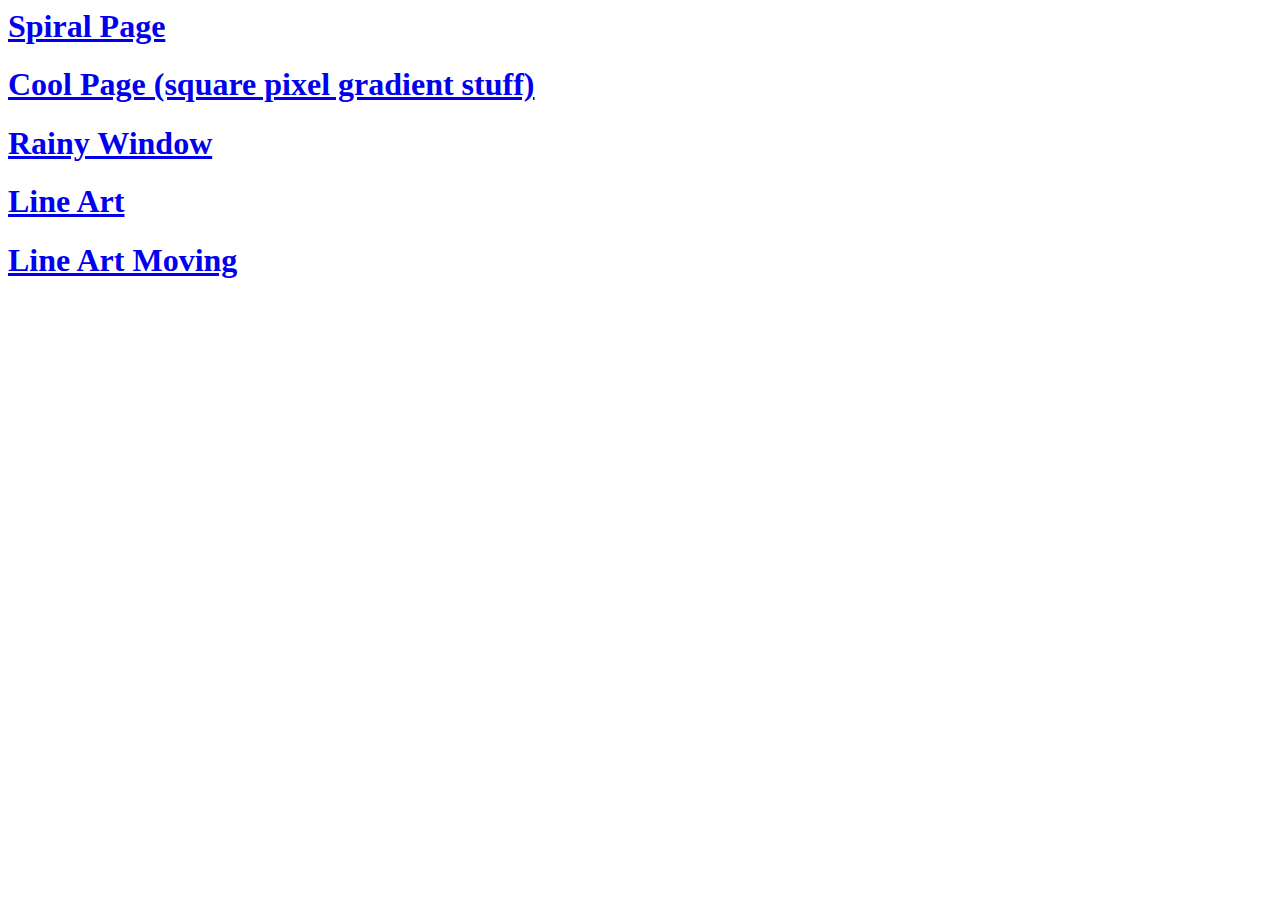
<file: index.html>
<html>

<body>
<a href='./SpiralPage/index.html'><h1>Spiral Page</h1></a>
<a href='./CoolPage/index.html'><h1>Cool Page (square pixel gradient stuff)</h1></a>
<a href='./RainyWindow/index.html'><h1>Rainy Window</h1></a>
<a href='./LineArt/index.html'><h1>Line Art</h1></a>
<a href='./LineArtMoving/index.html'><h1>Line Art Moving</h1></a>
<!--<a href='./spaghettiCode/spaghetti.html'><h1>Spaghetti Page (dumb meme)</h1></a>-->


</body>
</html>
</file>
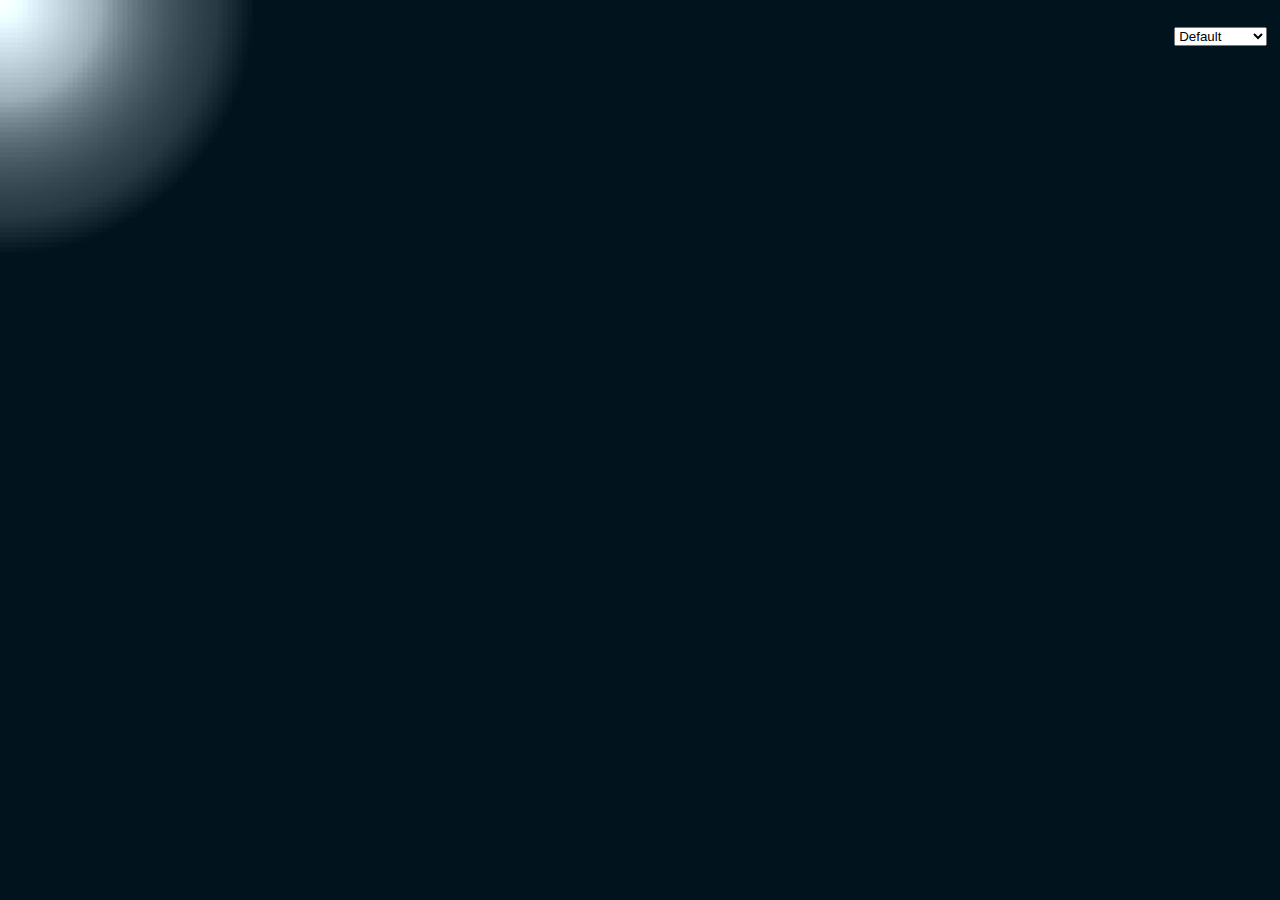
<file: CoolPage/index.html>
<html>
<head>	
<link rel="stylesheet" type="text/css" href="index.css">
</head>
<body onmousemove="updateCoords(event)">
<select class="selector" id="selector">
  <option value="default">Default</option>
  <option value="dark">Dark</option>
  <option value="3">MakePixely</option>
  <option value="4">ResetPixely</option>
</select>
<canvas id="canvas"></canvas>
</body>

<script src="index.js"></script>

</html>
</file>
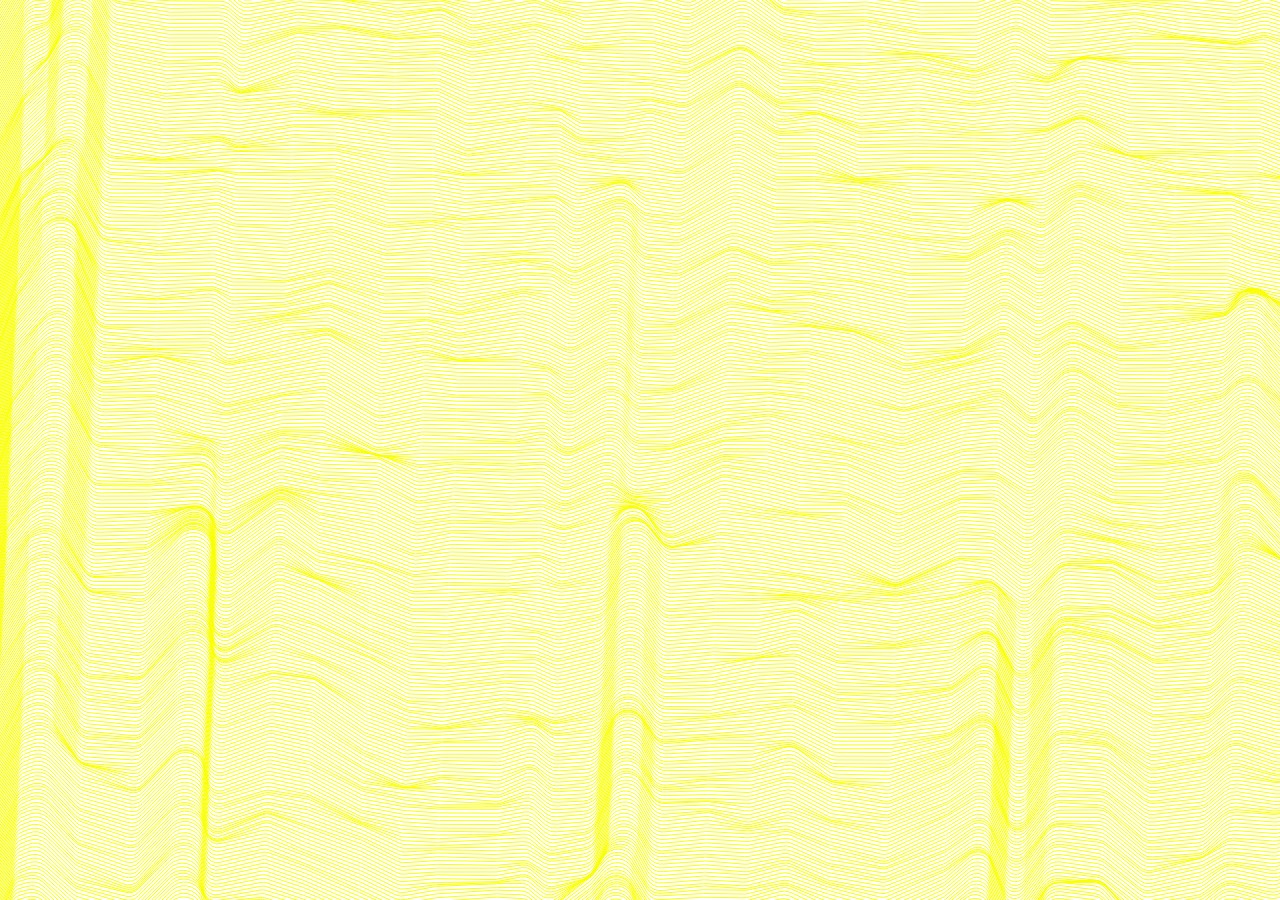
<file: LineArt/index.html>
<html>
<body>
<canvas id="Canvas">
<style>
body {
	margin:0;
}
canvas {
	margin:0;
}
</style>

<script>
	var canvas = {"width":window.innerWidth,"height":window.innerHeight}
	canvas.element = document.getElementById("Canvas");
	canvas.element.height = canvas.height
	canvas.element.width = canvas.width
	canvas.context = canvas.element.getContext("2d");
	
	var position = {"x":0,"y":-100,"z":5,"w":10,"position":{"x":0,"y":-50,"z":5}}
	var pointSet = [{"x":0,"y":-50,"z":5,"w":10,"position":{"x":0,"y":-50,"z":5}}]
	var pointSetNew = []
	function draw(){
		canvas.context.fillStyle = "white";
		canvas.context.fillRect(0,0,canvas.width,canvas.height);
				canvas.context.strokeStyle = "black";

		canvas.context.moveTo(0,0)
		
		canvas.context.beginPath();
		

		for(var i = 0; i<100;i+=1){
			var r = Math.random()*Math.PI/16-Math.PI/32
			
			position.x = position.x+Math.cos(r)*20*Math.random()+10;
			position.y = position.y+Math.sin(r)*20*Math.random()+2;
			pointSet.push({"x":position.x,"y":position.y,"z":position.z,"w":Math.random()*10+10,"position":JSON.parse(JSON.stringify(position))});

			//canvas.context.arcTo(pointSet[i].x*10,pointSet[i].y,pointSet[i+1].x*5,pointSet[i+1].y,1)
			
			//console.log(position)
			
		}
		canvas.context.stroke();
		//console.log(pointSet.length)

		//console.log(pointSetCopy)
		for(var j = 0; j<400;j+=1){
			canvas.context.beginPath();
			
			for(var i = 0; i<pointSet.length-1;i++){
				//pointSet[i].x += Math.random();
				
				pointSet[i].z +=Math.random()*6-3+2-Math.atan(pointSet[i].x)/2;
				if(pointSet[i].z > 3){
					pointSet[i].z = 3;
				}
				if(pointSet[i].z < -3){
					pointSet[i].z = -3;
				}
				if(Math.abs(pointSet[i].z) < .2 && pointSet[i].z != 0){
					pointSet[i].z += .1*Math.abs(pointSet[i].z)/(pointSet[i].z)
				}
				else if(pointSet[i].z == 0){
					pointSet[i].z += .1
				}
				pointSet[i].y += pointSet[i].z+.8;
				pointSet[i].x += Math.cos(pointSet[i].z)/10;
				canvas.context.strokeStyle = "rgba(250,"+pointSet[i].y*8+",0,1)"
				canvas.context.arcTo(pointSet[i].x*2,pointSet[i].y,pointSet[i+1].x*2,pointSet[i+1].y,pointSet[i].w)
				pointSetNew.push(pointSet.slice())

			}
			canvas.context.stroke();
			
						

		}
		
		//setTimeout(drawAgain, 500);
		

	}
	

	function drawAgain(){
		canvas.context.fillStyle = "white";
		canvas.context.fillRect(0,0,canvas.width,canvas.height)
		canvas.context.fillStyle = "black"
		for(var r = 0; r<100; r++){
			canvas.context.moveTo(pointSetNew[r][0].x,pointSetNew[r][0].y-100)
			canvas.context.beginPath();
			for(var c = 0; c<pointSetNew[0].length-1; c++){
				canvas.context.arcTo(pointSetNew[r][c].x*2,pointSetNew[r][c].y/10+r*20 - 100,pointSetNew[r][c+1].x*2,pointSetNew[r][c+1].y/10 - 100,pointSetNew[r][c].w)
				//console.log(  pointSetNew[r][c]  );
				//canvas.context.arcTo(0,0,1,1,1)
				//console.log(pointSetNew[r][c].y)
			}
			canvas.context.stroke();
		}
		console.log(123)
	}



	setTimeout(draw, 0);


</script>

</body>
</html>
</file>
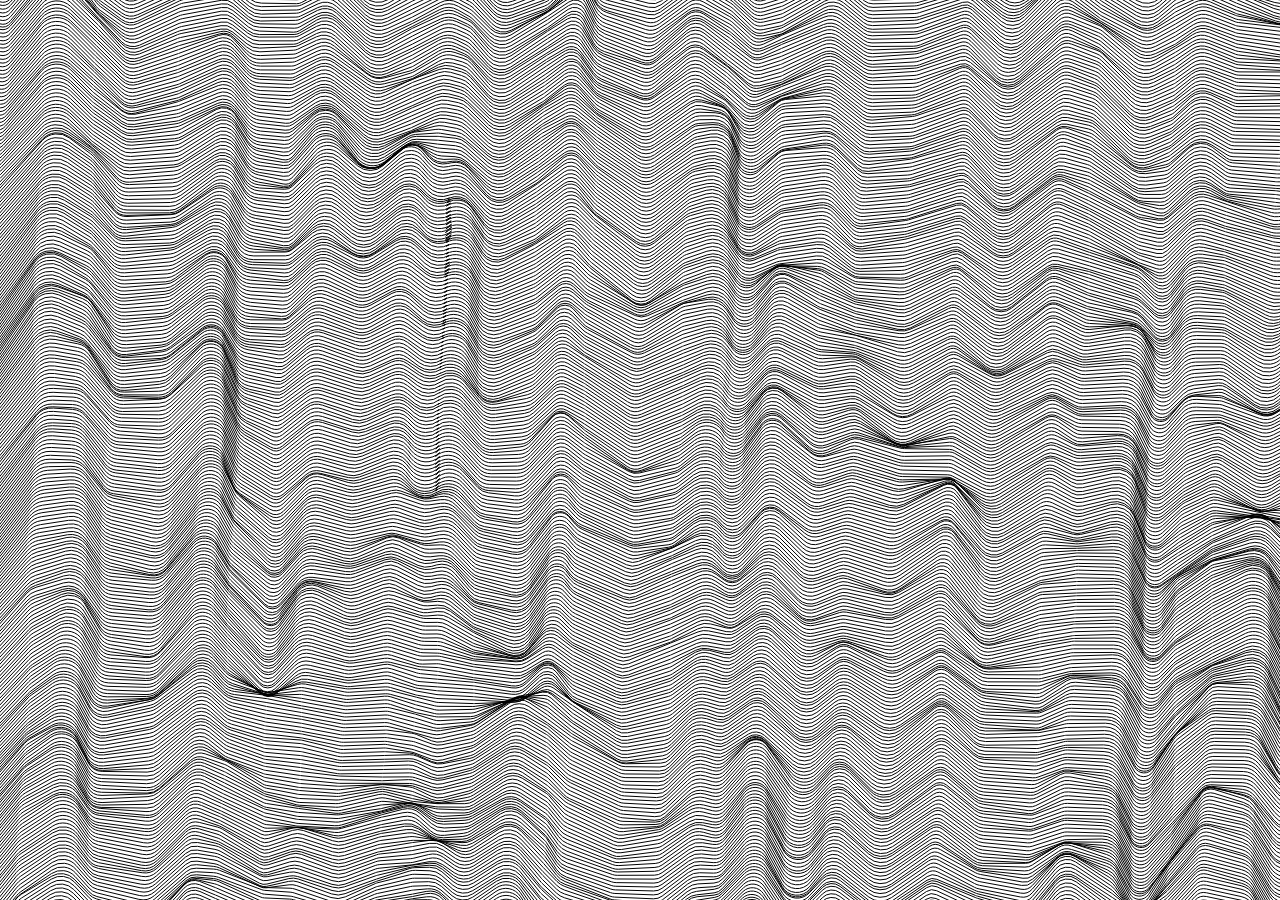
<file: LineArtMoving/index.html>
<html>
<body>
<canvas id="Canvas">
<style>
body {
	margin:0;
}
canvas {
	margin:0;
}
</style>

<script>
	var canvas = {"width":window.innerWidth,"height":window.innerHeight}
	canvas.element = document.getElementById("Canvas");
	canvas.element.height = canvas.height
	canvas.element.width = canvas.width
	canvas.context = canvas.element.getContext("2d");
	
	var position = {"x":-100,"y":-100,"z":5,"w":10,"position":{"x":0,"y":-50,"z":5}}
	var pointSet = [{"x":-100,"y":-50,"z":5,"w":10,"position":{"x":0,"y":-50,"z":5}}]
	var pointSetNew = []
	var lineSet = [];
	function draw(){
		canvas.context.fillStyle = "white";
		canvas.context.fillRect(0,0,canvas.width,canvas.height);
				canvas.context.strokeStyle = "black";

		canvas.context.moveTo(0,0)
		
		canvas.context.beginPath();
		

		for(var i = 0; i<100;i+=1){
			var r = Math.random()*Math.PI/16-Math.PI/32
			
			position.x = position.x+Math.cos(r)*20*Math.random()+10;
			position.y = position.y+Math.sin(r)*20*Math.random()+2;
			pointSet.push({"x":position.x,"y":position.y,"z":position.z,"w":Math.random()*10+10,"position":JSON.parse(JSON.stringify(position))});

			
		}
		canvas.context.stroke();
		//console.log(pointSet.length)

		//console.log(pointSetCopy)
		for(var j = 0; j<400;j+=1){
			canvas.context.beginPath();
			var points = [];
			for(var i = 0; i<pointSet.length-1;i++){
				//pointSet[i].x += Math.random();
				
				pointSet[i].z +=Math.random()*6-3+2-Math.atan(pointSet[i].x)/2;
				if(pointSet[i].z > 3){
					pointSet[i].z = 3;
				}
				if(pointSet[i].z < -3){
					pointSet[i].z = -3;
				}
				if(Math.abs(pointSet[i].z) < .2 && pointSet[i].z != 0){
					pointSet[i].z += .1*Math.abs(pointSet[i].z)/(pointSet[i].z)
				}
				else if(pointSet[i].z == 0){
					pointSet[i].z += .1
				}
				pointSet[i].y += pointSet[i].z+.8;
				pointSet[i].x += Math.cos(pointSet[i].z)/10;
				canvas.context.strokeStyle = "rgba(250,"+pointSet[i].y*8+",0,1)"
				canvas.context.arcTo(pointSet[i].x*2,pointSet[i].y,pointSet[i+1].x*2,pointSet[i+1].y,pointSet[i].w)
				
				points.push({"x":pointSet[i].x,"y":pointSet[i].y,"w":pointSet[i].w,"xAnchor":pointSet[i].x,"yAnchor":pointSet[i].y,"xAnchorConst":pointSet[i].x,"yAnchorConst":pointSet[i].y, "wAnchor":pointSet[i].w})

				

			}
			//console.log(JSON.stringify(points))
			pointSetNew[j] = points
			points = []
			canvas.context.stroke();
			
						

		}
		//console.log(JSON.stringify(pointSetNew[0][2]))
		setTimeout(drawAgain, 20);
		//console.log(pointSetNew)

	}	
	
	var step = 1;
	function drawAgain(){
		canvas.context.fillStyle = "white";
		canvas.context.fillRect(0,0,canvas.width,canvas.height)
		canvas.context.strokeStyle = "black"
		//console.log(  pointSetNew[0][2]  );
		//console.log(  pointSetNew[3][2]  );

		for(var r = 0; r<400;r++){
			//canvas.context.moveTo(pointSetNew[r][0].x,pointSetNew[r][0].y)
			//canvas.context.moveTo(0,0);

			for(var c1 = 0; c1<pointSetNew[0].length-1;c1++){
				pointSetNew[r][c1].xAnchor = pointSetNew[r][c1].xAnchorConst+10*Math.sin(step/100)

				pointSetNew[r][c1].y+=Math.sin(pointSetNew[r][c1].xAnchorConst/10 + step/10);
				var xD = .1*Math.cos(pointSetNew[r][c1].y/10 + step/10);
				//pointSetNew[r][c1].x+= xD
				//pointSetNew[r][c1].w = Math.abs(pointSetNew[r][c1].wAnchor + Math.tan(step) )

				if(Math.abs(pointSetNew[r][c1].x -pointSetNew[r][c1].xAnchor) > 10 ){
					//pointSetNew[r][c1].x-= 2*xD
				}
				pointSetNew[r][c1].x = pointSetNew[r][c1].xAnchor+ 1.2*Math.sin(step*pointSetNew[r][c1].xAnchor/canvas.width+pointSetNew[r][c1].xAnchor)

				
				
			}
			pointSetNew[r].sort(function compare(a,b){return a.x-b.x})
			//pointSetNew[r].sort(function compare(a,b){return a.y-b.y})
			canvas.context.beginPath();

			for(var c = 0; c<pointSetNew[0].length-1; c++){
				
				//pointSetNew[r][c].y+=.08*Math.sin(pointSetNew[r][c].x/10 + step/10);
				//pointSetNew[r][c].x-=.08*Math.cos(pointSetNew[r][c].y/10 + step/10);
				//pointSetNew[r][c].w+=.1*Math.cos(step/10);
				//pointSetNew[r][c].w%=30

				
				canvas.context.arcTo(pointSetNew[r][c].x*2,pointSetNew[r][c].y ,pointSetNew[r][c+1].x*2,pointSetNew[r][c+1].y,pointSetNew[r][c].w)
				//console.log(  pointSetNew[r][c]  );
				//canvas.context.arcTo(0,0,1,1,1)
				//console.log(pointSetNew[r][c].y)
			}
			canvas.context.stroke();
			
		
		
		}
		step++
		setTimeout(drawAgain, 20);
	}

	setTimeout(draw, 0);


</script>

</body>
</html>
</file>
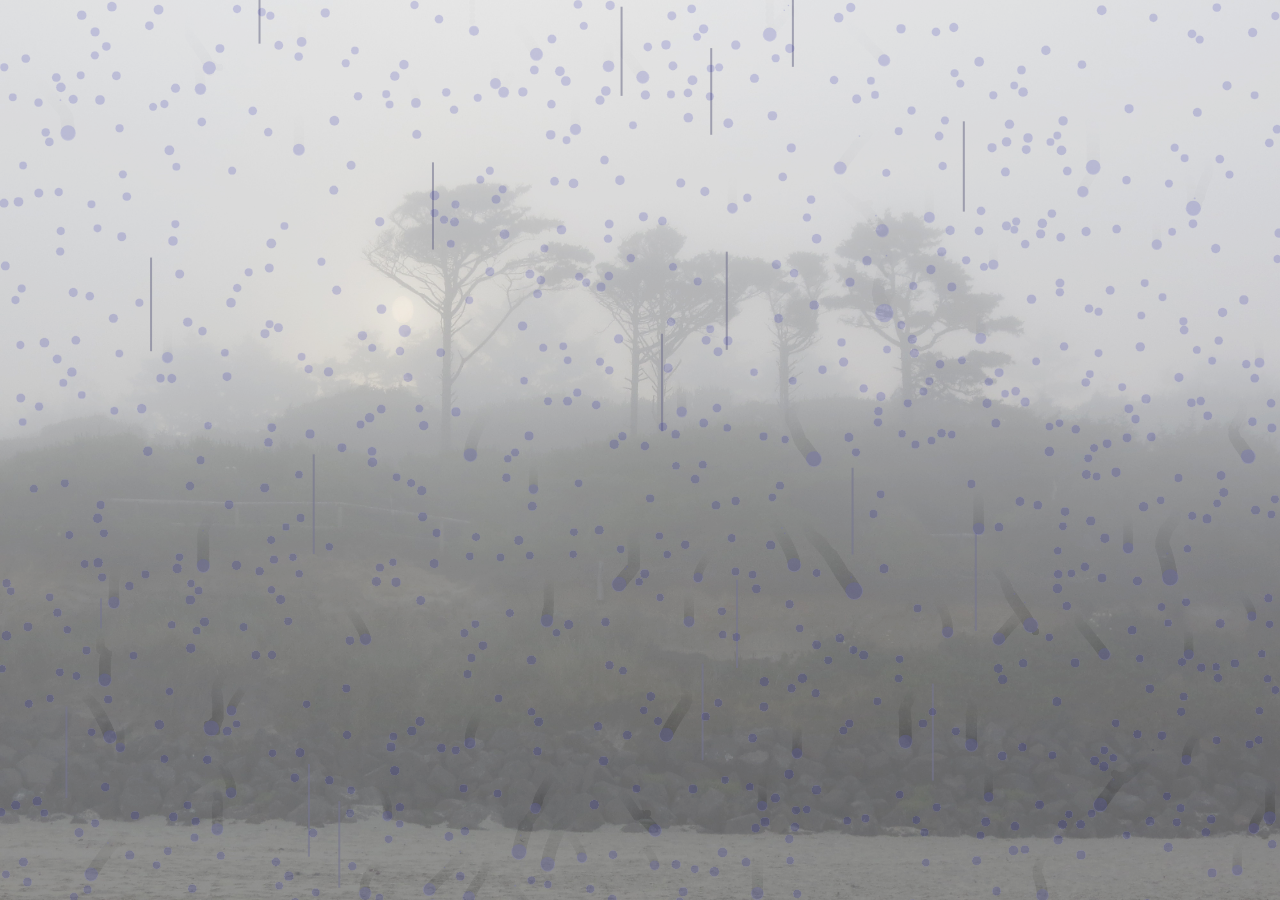
<file: RainyWindow/index.html>
<html>
<body>
<img src="foggysunrise-1.jpg" id="image">
<canvas id="botCanvas"></canvas>

<canvas id="canvas"></canvas>
<canvas id="topCanvas"></canvas>

<style>
#canvas {
	z-index:2;
	position:absolute;
	left:0px;
	top:0px;

}
#topCanvas {
	z-index:3;
	position:absolute;
	left:0%;
	top:0%;

}

#botCanvas {
	z-index:1;
	position:absolute;
	left:0%;
	top:0%;
}
body {
	margin:0;
}

</style>
<script>
	var canvas = {"width":window.innerWidth,"height":window.innerHeight,"context":null}
	var c = document.getElementById("canvas")
	c.width = canvas.width;
	c.height = canvas.height;
	canvas.context = c.getContext('2d');


	var tc = document.getElementById("topCanvas")
	var topCanvas = {"width":window.innerWidth,"height":window.innerHeight,"context":null}
	tc.width = topCanvas.width;
	tc.height = topCanvas.height;
	topCanvas.context = tc.getContext('2d');

	var bc = document.getElementById("botCanvas")
	var botCanvas = {"width":window.innerWidth,"height":window.innerHeight,"context":null}
	bc.width = botCanvas.width;
	bc.height = botCanvas.height;
	botCanvas.context = bc.getContext('2d');



	var i = document.getElementById("image")
	image.width = canvas.width;
	image.height = canvas.height;



	canvas.context.fillStyle = 'blue'
	canvas.context.clearRect(0,0,canvas.width,canvas.height);
	topCanvas.context.fillStyle = 'white'
	topCanvas.context.clearRect(0,0,canvas.width,canvas.height);

	botCanvas.context.clearRect(0,0,canvas.width,canvas.height);

	var points = [{"x":100,"y":100,"velX":0,"velY":0,"speed":1,"radius":5}];
	var drops = [{"x":100,"y":-30,"velX":0,"velY":100,"len":30}]

	var mousePos = {"x":canvas.width/2,"y":canvas.height/2};
	var time = {"sinceLastStep":0,"lastStep":Date.now(),"startDate":Date.now()}

	canvas.context.fillRect(0,0,100,100)


	function step(){

		console.log(drops[0].y)
		
		botCanvas.context.clearRect(0,0,canvas.width,canvas.height)

		addParticles();
		rainPhysics();
		
		renderScene();
		topCanvas.context.globalCompositeOperation = 'source-over'
		topCanvas.context.globalAlpha = .2;
		topCanvas.context.fillStyle="rgba(220,220,220,.04)";

		topCanvas.context.fillRect(0,0,canvas.width,canvas.height)
		
		//canvas.context.putImageData(bgData,0,0)
		window.setTimeout(step,20)
	}

	function addParticles(){
		var chance = Math.floor(Math.random()*5)/50
			if(Math.random() < chance){
				var rad = 4*Math.random() + 4
				
				points.push({"x":Math.random()*1000,"y":-rad,"velX":0,"velY":Math.random()*50+100,"speed":1,"radius":rad})


			}

		var chanceDrops =  Math.floor(Math.random()*5)/2;
		if(Math.random() < chanceDrops){
			var len = 15*Math.random() + 85
			drops.push({"x":Math.random()*1000,"y":-len,"velX":0,"velY":Math.random()*50+150,"speed":1,"len":len})

		}

		
	}
	function speed(point){
		var speed = Math.sqrt(point.velX * point.velX + point.velY * point.velY);
		return speed;
	}
	function rainPhysics(){
		var now = Date.now();
		time.sinceLastStep = (now-time.lastStep)/1;
		var pointsLength = points.length;
		for(var i = 0; i<pointsLength-1; i++){
			//console.log(points[i])
			if(speed(points[i]) > 40){
				var chance = Math.floor(Math.random()*points[i].radius)/50
				if(Math.random() < chance){
					points.push({"x":points[i].x,"y":points[i].y-points[i].radius,"velX":0,"velY":0,"speed":1,"radius":points[i].radius/8})
					points[i].radius = Math.sqrt(points[i].radius*points[i].radius-points[i].radius*points[i].radius/64)

				}
			}
			points[i].x += points[i].velX * time.sinceLastStep/1000 * points[i].speed*2;
			points[i].y += points[i].velY * time.sinceLastStep/1000 * points[i].speed*2;



			var stopSpeed = 1;
			if(points[i].velY > stopSpeed){
				points[i].velY-=stopSpeed;
			}
			else if(points[i].velY > 0){
				points[i].velY = 0;
			}
			if(points[i].velY < -stopSpeed){
				points[i].velY+=stopSpeed;
			}
			else if(points[i].velY < 0){
				points[i].velY = 0;
			}
			if(points[i].velX > stopSpeed){
				points[i].velX-=stopSpeed;
			}
			else if(points[i].velX > 0){
				points[i].velX = 0;
			}
			if(points[i].velX < -stopSpeed){
				points[i].velX+=stopSpeed;
			}
			else if(points[i].velX < 0){
				points[i].velX = 0;
			}
			var spliced = -1
			//combineParticles
		for(var p = 0; p<pointsLength; p++){
			
				var diameter = points[p].radius + points[i].radius;
				var distance = distBetweenPoints(points[p],points[i]);
				if(p != i && distance.dist < diameter){
					//points.splice(p,1);
					var massP = Math.pow(points[p].radius,2)
					var pR = points[p].radius
					var pI = points[i].radius

					var massI = Math.pow(pI,2)

					var midPointX = (points[i].x*massI+points[p].x*massP)/(massP + massI)
					var midPointY = (points[i].y*massI+points[p].y*massP)/(massP + massI)
					points[i].x = midPointX;
					points[i].y = midPointY;
					points[i].radius = Math.sqrt(Math.pow(points[i].radius,2) + Math.pow(points[p].radius,2)/2)
					
					var combinedVelX = (points[p].velX*massP + points[i].velX*massI)/(massI + massP)
					var combinedVelY = (points[p].velY*massP + points[i].velY*massI)/(massI + massP)
					points[i].velX = combinedVelX;
					points[i].velY = combinedVelY;
					points[i].velY = 6*points[i].radius
					points[i].velX = - distance.dx*4
					spliced = p;
					pointsLength--;
					points.splice(p,1);
				}
			
		}

		for(var d = 0; d< drops.length; d++){
			drops[d].x+=drops[d].velX * time.sinceLastStep/1000;
			drops[d].y+= drops[d].velY * time.sinceLastStep/100000;



		}




		if(points[i].x > canvas.width+points[i].radius || points[i].x < 0 ||points[i].y > canvas.height+points[i].radius){
			pointsLength--;
			points.splice(i,1);
		}


		}
		time.lastStep = now;


	}
	function distBetweenPoints(point1,point2){
		var dx = point2.x-point1.x;
		var dy = point2.y-point1.y;
		var dist = Math.sqrt(dx*dx+dy*dy);
		return {"dist":dist,"dx":dx,"dy":dy};
	}


	function renderScene(){
		canvas.context.fillStyle = 'white'//'#00bbbb'
		canvas.context.clearRect(0,0,canvas.width,canvas.height);
		canvas.context.fillStyle = 'rgba(100,100,200,.6)'
		canvas.context.globalAlpha = 0.4 ;
		
		
		topCanvas.context.fillStyle = "black"
		topCanvas.context.globalCompositeOperation = 'destination-out'
		topCanvas.context.globalAlpha = 1
		
		for(var p = 0; p<points.length; p++){
			canvas.context.beginPath();
			canvas.context.arc(points[p].x,points[p].y,points[p].radius,0,Math.PI*2,false);
			canvas.context.fill();

			topCanvas.context.beginPath();
			topCanvas.context.arc(points[p].x,points[p].y,Math.abs(points[p].radius-1),0,Math.PI*2,false);
			topCanvas.context.fill();
			

		}
		topCanvas.context.globalAlpha = 1
		topCanvas.context.globalCompositeOperation = 'source-over'
		botCanvas.context.fillStyle ="rgba(100,100,130,.6)";
		for(var r = 0; r<drops.length; r++){
			botCanvas.context.fillRect(drops[r].x,drops[r].y,2,drops[r].len)

		}

			
	}
	for(var i = 0; i<1000; i++){
		points.push({"x":Math.random()*canvas.width,"y":Math.random()*canvas.height+4,"velX":0,"velY":0,"speed":1,"radius":4+ Math.random()})
	}
	step();

</script>
</body>
</html>
</file>
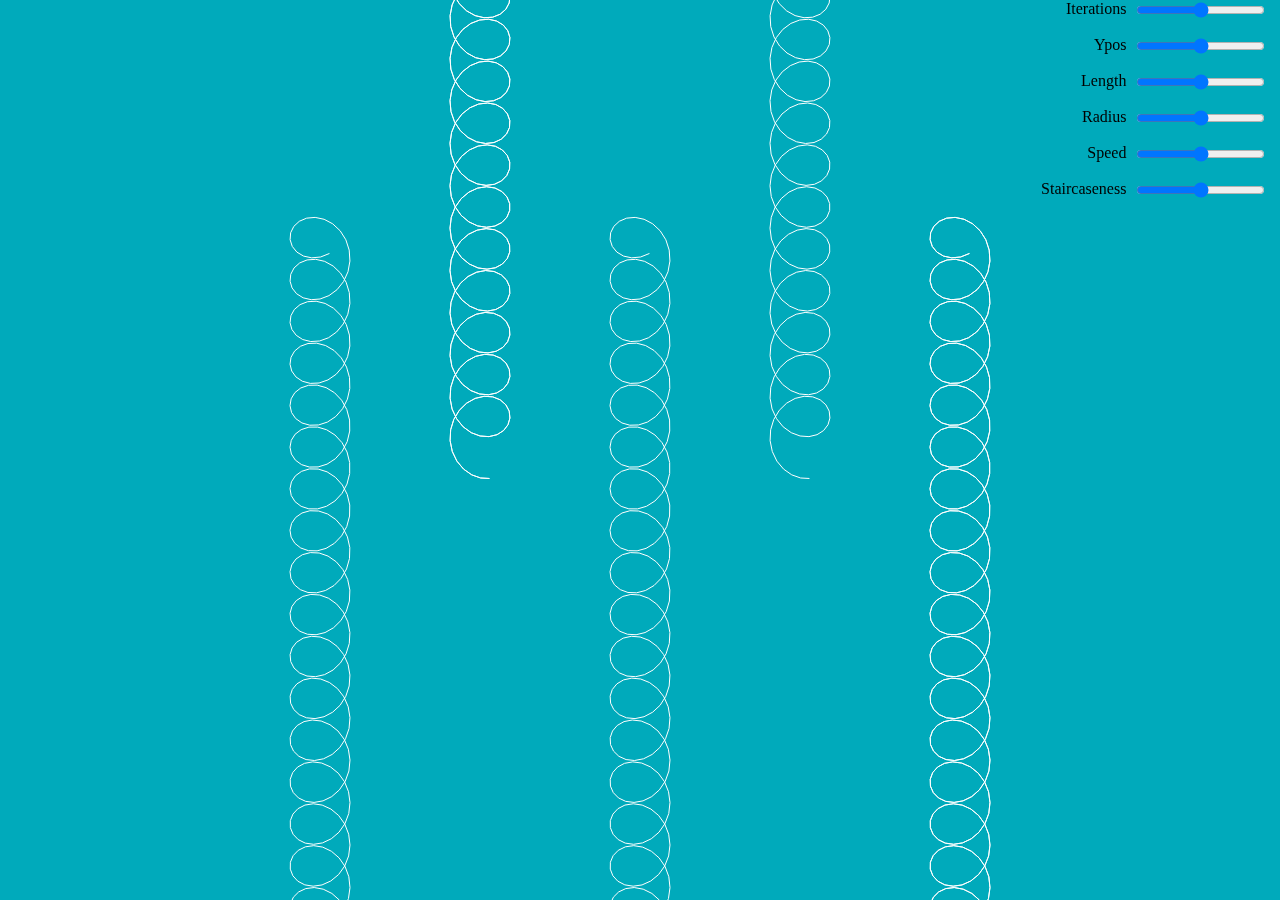
<file: SpiralPage/index.html>
<html>
<head>	
<link rel="stylesheet" type="text/css" href="index.css">
</head>
<body onmousemove="updateCoords(event)">
<div>
			  <a>Iterations</a><input id="sliderA" class="slider" type="range" min="0" max="500" step="10">
	</br></br><a>Ypos</a><input id="sliderB" class="slider" type="range" min="0" max="2" step=".1">
	</br></br><a>Length</a><input id="sliderC" class="slider" type="range" min="0" max="1" step=".1">
	</br></br><a>Radius</a><input id="sliderD" class="slider" type="range" min="0" max="2" step=".1">
	</br></br><a>Speed</a><input id="sliderE" class="slider" type="range" min="0" max=".08" step=".001">
	</br></br><a>Staircaseness</a><input id="sliderF" class="slider" type="range" min=".9" max="1.1" step=".01">
	

</div>
<canvas id="canvas"></canvas>
</body>

<script src="index.js"></script>

</html>
</file>
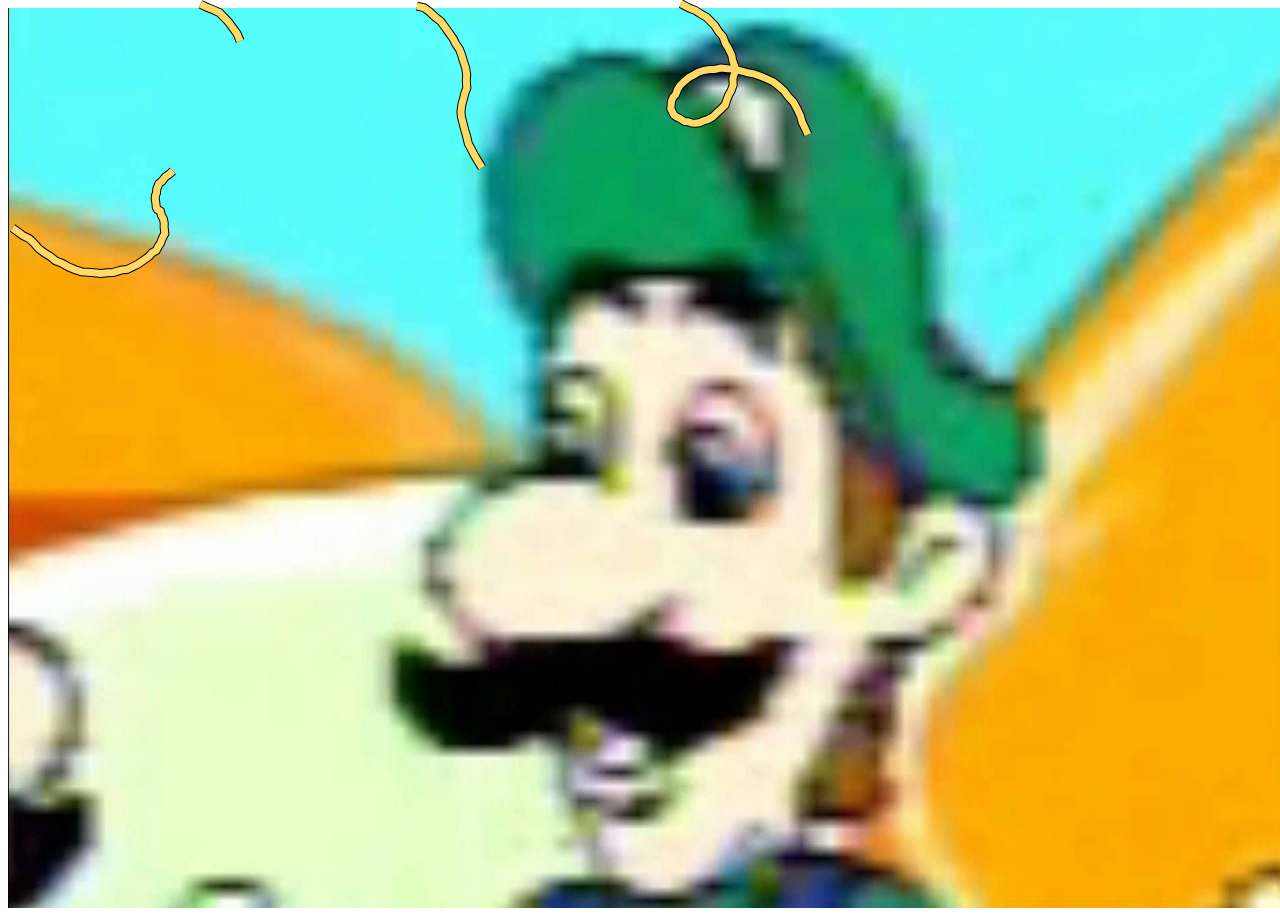
<file: spaghettiCode/spaghetti.html>
<html>
<body>
<img id="image" src="spaghetti.jpg" style="z-index:0;">
<canvas id="canvas"  style="z-index:2;position:absolute;left:0px;top:0px;"></canvas>
<div id="settings">

</div>

<script>

	var i = document.getElementById("image");
 	i.width = window.innerWidth;
 	i.height = window.innerHeight;
	var canvas = {"width":window.innerWidth,"height":window.innerHeight,"context":null}
	var c = document.getElementById("canvas")
	c.width = canvas.width;
	c.height = canvas.height;
	canvas.context = c.getContext('2d');
	
	canvas.context.fillStyle = 'white'
	canvas.context.fillRect(0,0,canvas.width,canvas.height);


	var slurp = false;



	var noodles = []//{"x":canvas.width/2,"y":canvas.height/2,"velX":10*(Math.random()-.5),"velY":10*(Math.random()-.5),"angle":0,"speed":50,"intersectionPoints":[{"x":canvas.width/2,"y":canvas.height/2}],"angleAim":0,"angleVelocity":0,"angleSpeed":10,"stopped":false}]
	var stepCount = 0
	var time = {"sinceLastStep":0,"lastStep":Date.now(),"startDate":Date.now()}

	function step(){
		canvas.context.clearRect(0,0,canvas.width,canvas.height)
		if(stepCount > 400){

			slurp = true;
			var spaghetti = new Audio('slurp.mp3');
			
			if(stepCount % 20 == 0 &&slurp){
				spaghetti.play();
			}
			
		}

		
		if(!slurp){
			if(stepCount % 20 == 0){
				addPasta();

			}
			doPhysics();
			doRender();
		}
		else{
			doRenderSlurp();
		}
		stepCount++;

		window.setTimeout(step,10);
	}

	function addPasta(){
		var which = Math.floor(Math.random()*4);
		if(which == 0){
			noodles.push({"x":0,"y":canvas.height*Math.random(),"velX":10,"velY":0,"angle":0,"speed":50,"intersectionPoints":[],"angleAim":0,"angleVelocity":0,"angleSpeed":10});
		}
		else if(which == 1){
			noodles.push({"x":canvas.width,"y":canvas.height*Math.random(),"velX":-10,"velY":0,"angle":0,"speed":50,"intersectionPoints":[],"angleAim":0,"angleVelocity":0,"angleSpeed":10});
		}
		else if(which == 2){
			noodles.push({"x":canvas.width*Math.random(),"y":0,"velX":0,"velY":10,"angle":0,"speed":50,"intersectionPoints":[],"angleAim":0,"angleVelocity":0,"angleSpeed":10});
		}
		else if(which == 3){
			noodles.push({"x":canvas.width*Math.random(),"y":canvas.height,"velX":0,"velY":-10,"angle":0,"speed":50,"intersectionPoints":[],"angleAim":0,"angleVelocity":0,"angleSpeed":10});
		}
		
	}

	function doPhysics(){
		var now = Date.now();
		time.sinceLastStep = (now-time.lastStep)/1;
		for(var n = 0; n < noodles.length; n++){
			var noodle = noodles[n]
			if(!noodle.stopped){
				if(Math.abs(noodle.angleAim-noodle.angle) < noodle.angleSpeed*time.sinceLastStep/1000){//at angle
					noodle.angleAim = Math.random()*2*Math.PI
				}
				if(Math.abs(noodle.angleAim-noodle.angle) < Math.PI){//in reg.direction
					if(noodle.angleAim > noodle.angle){
						noodle.angle += noodle.angleSpeed*time.sinceLastStep/1000
					}
					else {
						noodle.angle -= noodle.angleSpeed*time.sinceLastStep/1000
					}
				}
				else{
					if(noodle.angleAim > noodle.angle){
						noodle.angle -= noodle.angleSpeed*time.sinceLastStep/1000
					}
					else {
						noodle.angle += noodle.angleSpeed*time.sinceLastStep/1000
					}
				}
				if(noodle.angle > Math.PI * 2){
					noodle.angle %= Math.PI*2
				}
				else if(noodle.angle < 0){
					noodle.angle = Math.PI*2 + noodle.angle
				}
				noodle.angle += Math.random()*time.sinceLastStep/600;
				 //noodle.angleVelocity+=noodle.angleAcceleration*time.sinceLastStep/1000;
				 //noodle.angle+=noodle.angleVelocity*time.sinceLastStep/1000;
				 var dYV = Math.sin(noodle.angle)*noodle.speed*time.sinceLastStep/1000+Math.random()/4;
				 var dXV = Math.cos(noodle.angle)*noodle.speed*time.sinceLastStep/1000+Math.random()/4;
				 noodle.x+=dXV*10
				 noodle.y+=dYV*10

				 if(noodle.x > canvas.width+100 || noodle.x < -100){
				 	noodle.stopped = true;
				 }
				 else if(noodle.y > canvas.height+100 || noodle.y < -100){
				 	noodle.stopped = true;

				 }

				 //noodle.x+=noodle.velX*time.sinceLastStep/1000;
				 //noodle.y+=noodle.velY*time.sinceLastStep/1000;
				 if(stepCount % 1 == 0){
				 	noodle.intersectionPoints.push({"x":noodle.x,"y":noodle.y})
				 	//console.log(noodles[n].x)
				 	//canvas.context.fillRect(noodles[n].x,noodles[n].y,10,10)


				}
			}
			

		}
		time.lastStep = now;
	}


	function doRender(){
		canvas.context.strokeStyle = 'black'
		canvas.context.fillStyle = 'black'
		canvas.context.lineWidth = 9;

		for(var n = 0; n < noodles.length; n++){
			canvas.context.beginPath();
			canvas.context.moveTo(noodles[n].intersectionPoints[0], noodles[n].intersectionPoints[1])
			for(var nPlace = 1; nPlace < noodles[n].intersectionPoints.length; nPlace++){
				canvas.context.lineTo(noodles[n].intersectionPoints[nPlace].x,noodles[n].intersectionPoints[nPlace].y)
				//canvas.context.fillRect(noodles[n].intersectionPoints[nPlace].x,noodles[n].intersectionPoints[nPlace].y,10,10)
			}
			canvas.context.stroke();
		}
		canvas.context.strokeStyle = '#FFD966'

		canvas.context.lineWidth = 7;

		for(var n = 0; n < noodles.length; n++){
			canvas.context.beginPath();
			canvas.context.moveTo(noodles[n].intersectionPoints[0], noodles[n].intersectionPoints[1])
			for(var nPlace = 1; nPlace < noodles[n].intersectionPoints.length; nPlace++){
				canvas.context.lineTo(noodles[n].intersectionPoints[nPlace].x,noodles[n].intersectionPoints[nPlace].y)
				//canvas.context.fillRect(noodles[n].intersectionPoints[nPlace].x,noodles[n].intersectionPoints[nPlace].y,10,10)
			}
			canvas.context.stroke();
		}


	}
	function doRenderSlurp(){
		canvas.context.strokeStyle = 'black'
		canvas.context.fillStyle = 'black'
		canvas.context.lineWidth = 9;

		for(var n = 0; n < noodles.length; n++){
			canvas.context.beginPath();
			canvas.context.moveTo(noodles[n].intersectionPoints[0], noodles[n].intersectionPoints[1])
			for(var nPlace = 1; nPlace < noodles[n].intersectionPoints.length; nPlace++){
				canvas.context.lineTo(noodles[n].intersectionPoints[nPlace].x,noodles[n].intersectionPoints[nPlace].y)
				//canvas.context.fillRect(noodles[n].intersectionPoints[nPlace].x,noodles[n].intersectionPoints[nPlace].y,10,10)
			}
			canvas.context.stroke();
		}
		canvas.context.strokeStyle = '#FFD966'

		canvas.context.lineWidth = 7;

		var sl = false;
		for(var n = 0; n < noodles.length; n++){
			canvas.context.beginPath();
			canvas.context.moveTo(noodles[n].intersectionPoints[0], noodles[n].intersectionPoints[1])
			for(var nPlace = 1; nPlace < noodles[n].intersectionPoints.length; nPlace++){
				canvas.context.lineTo(noodles[n].intersectionPoints[nPlace].x,noodles[n].intersectionPoints[nPlace].y)
				sl = true;
				//canvas.context.fillRect(noodles[n].intersectionPoints[nPlace].x,noodles[n].intersectionPoints[nPlace].y,10,10)
			}
			canvas.context.stroke();

			noodles[n].intersectionPoints.splice(noodles[n].intersectionPoints.length-2,2);
		}
		slurp = sl
		if(!slurp){
			var meatball = new Audio('meatball.mp3');
			meatball.play();
			noodles = []
			stepCount = 0;
		}

	}



	step();
</script>



</body>
</html>
</file>
<file: CoolPage/index.css>
canvas {
	margin:0;
}
body {
	margin:0;

}
.selector {
	position:absolute;
	right:1%;
	top:3%;
}
</file>
<file: SpiralPage/index.css>
canvas {
	margin:0;
	position:absolute;
	top:0;
}
body {
	margin:0;

}
a {
	position:absolute;
	right:12%;
	z-index:1;
}

.slider {
	position:absolute;
	right:1%;
	z-index:2;
}
</file>
